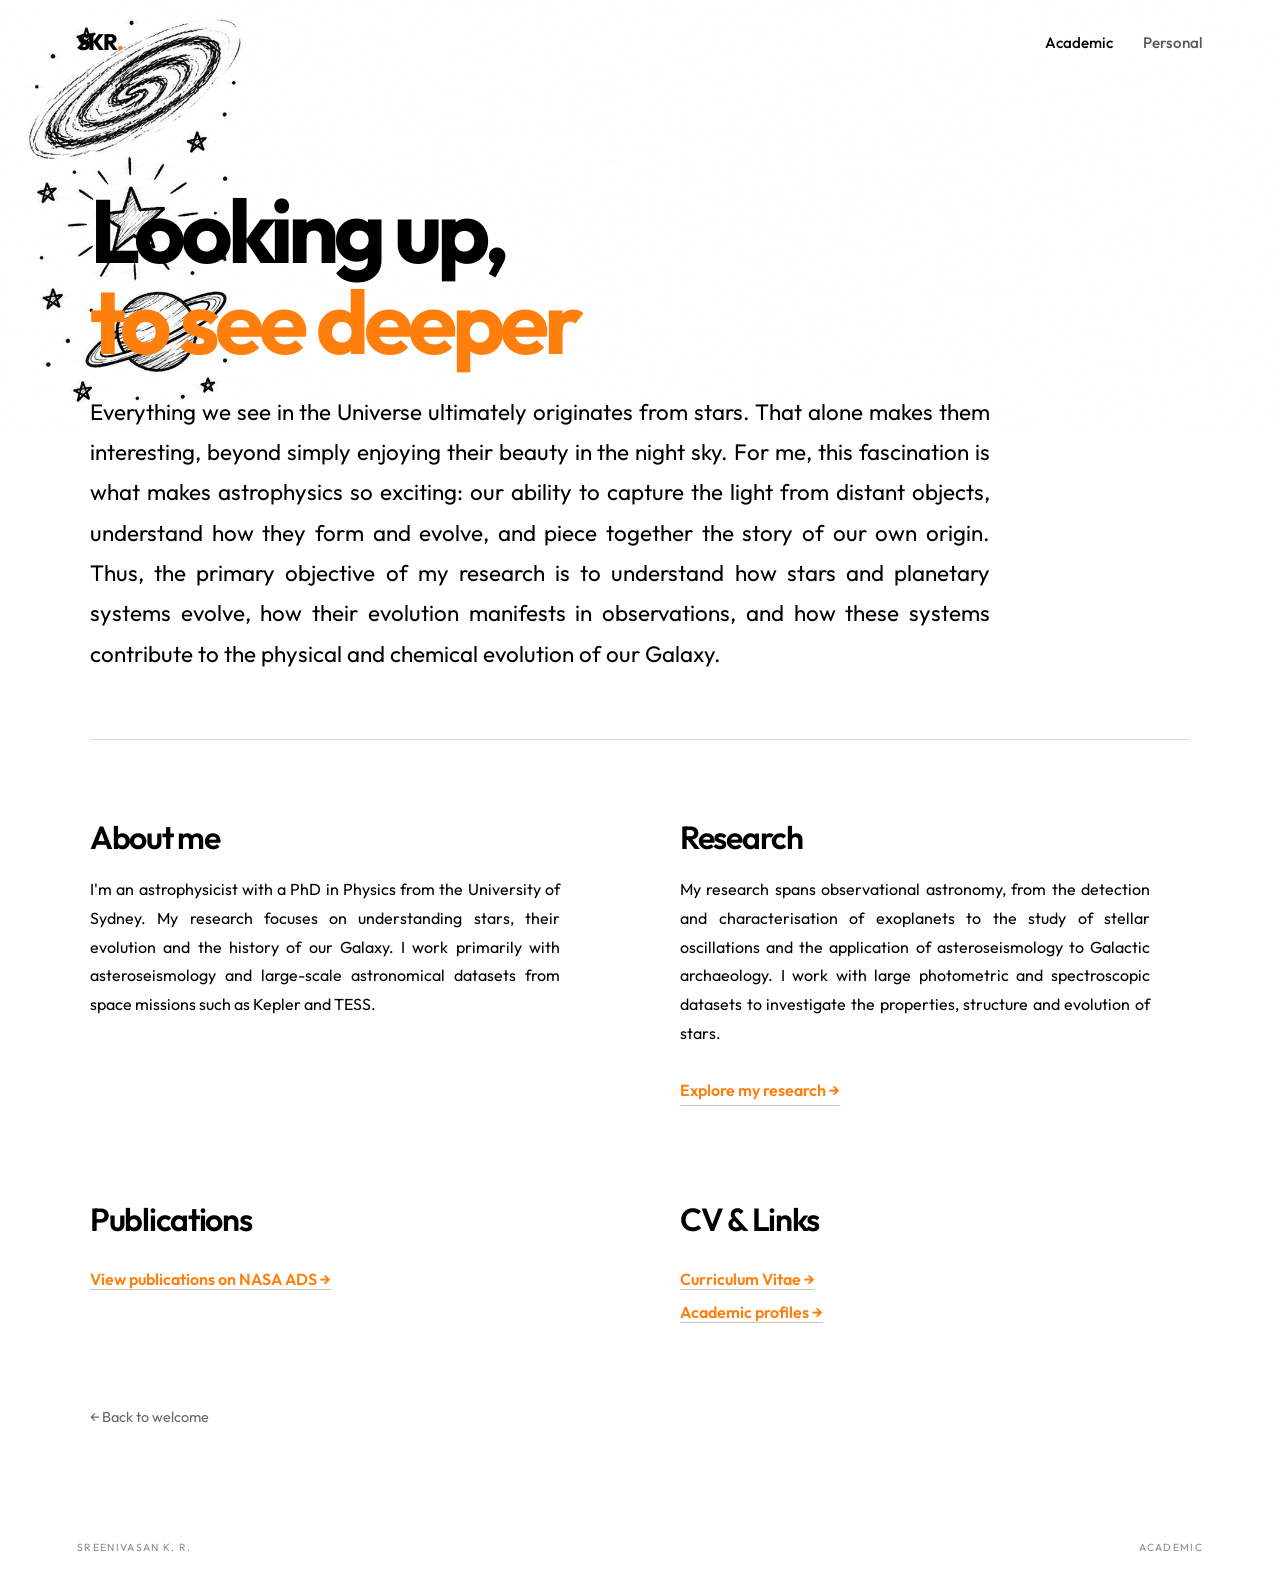
<file: academic.html>
<!DOCTYPE html>
<html lang="en">

<head>
    <meta charset="UTF-8">
    <meta name="viewport" content="width=device-width, initial-scale=1.0">

    <title>Academic — Sreenivasan K. R.</title>

    <link rel="preconnect" href="https://fonts.googleapis.com">
    <link rel="preconnect" href="https://fonts.gstatic.com" crossorigin>

    <link href="https://fonts.googleapis.com/css2?family=Outfit:wght@400;500;600;700;800&display=swap" rel="stylesheet">

    <link rel="stylesheet" href="style.css">

</head>

<body class="inner-page academic-page">

    <!-- Navigation -->

    <nav class="site-nav">

        <a class="wordmark" href="index.html">SKR<span>.</span></a>

        <div>
            <a href="academic.html" aria-current="page">Academic</a>
            <a href="hobbies.html">Personal</a>
        </div>

    </nav>


    <main class="inner-main">


        <h1>
            Looking up,<br>
            <em>to see deeper </em>
        </h1>

        <p class="lead">
            Everything we see in the Universe ultimately originates from stars. That alone makes them interesting, beyond simply enjoying their beauty in the night sky. 
            For me, this fascination is what makes astrophysics so exciting: our ability to capture the light from distant objects, understand how they form and evolve, and piece together the story of our own origin. 
            Thus, the primary objective of my research is to understand how stars and planetary systems evolve, how their evolution manifests in observations, and how these systems contribute to the physical and chemical evolution of our Galaxy. 
        </p>


        <div class="rule"></div>


        <!-- About -->

        <!-- About and navigation -->

<section class="content-grid">

    <!-- About me -->

    <article>

        <h2>About me</h2>

        <p>
            I'm an astrophysicist with a PhD in Physics
            from the University of Sydney. My research
            focuses on understanding stars, their evolution
            and the history of our Galaxy.

            I work primarily with asteroseismology and
            large-scale astronomical datasets from space
            missions such as Kepler and TESS.
        </p>
    </article>


    <!-- Research -->

    <article>

        <h2>Research</h2>

        <p>
             My research spans observational astronomy, from the
            detection and characterisation of exoplanets to the
            study of stellar oscillations and the application of
            asteroseismology to Galactic archaeology. I work with
            large photometric and spectroscopic datasets to
            investigate the properties, structure and evolution
            of stars.
        <p>

        <a class="text-link" href="research.html">
            Explore my research →
        </a>
    </article>


    <!-- Publications -->

    <article>

        <h2>Publications</h2>

        <a class="text-link"
           href="https://ui.adsabs.harvard.edu/"
           target="_blank"
           rel="noopener noreferrer">
            View publications on NASA ADS →
        </a>
    </article>


    <!-- CV and links -->

    <article>

        <h2>CV & Links</h2>

        <a class="text-link" href="#">
            Curriculum Vitae →
        </a>

        <br>

        <a class="text-link" href="#">
            Academic profiles →
        </a>
    </article>

</section>

        <a class="back-link" href="index.html">
            ← Back to welcome
        </a>

    </main>


    <footer class="inner-footer">

        SREENIVASAN K. R.

        <span>ACADEMIC</span>

    </footer>

</body>
</html>
</file>
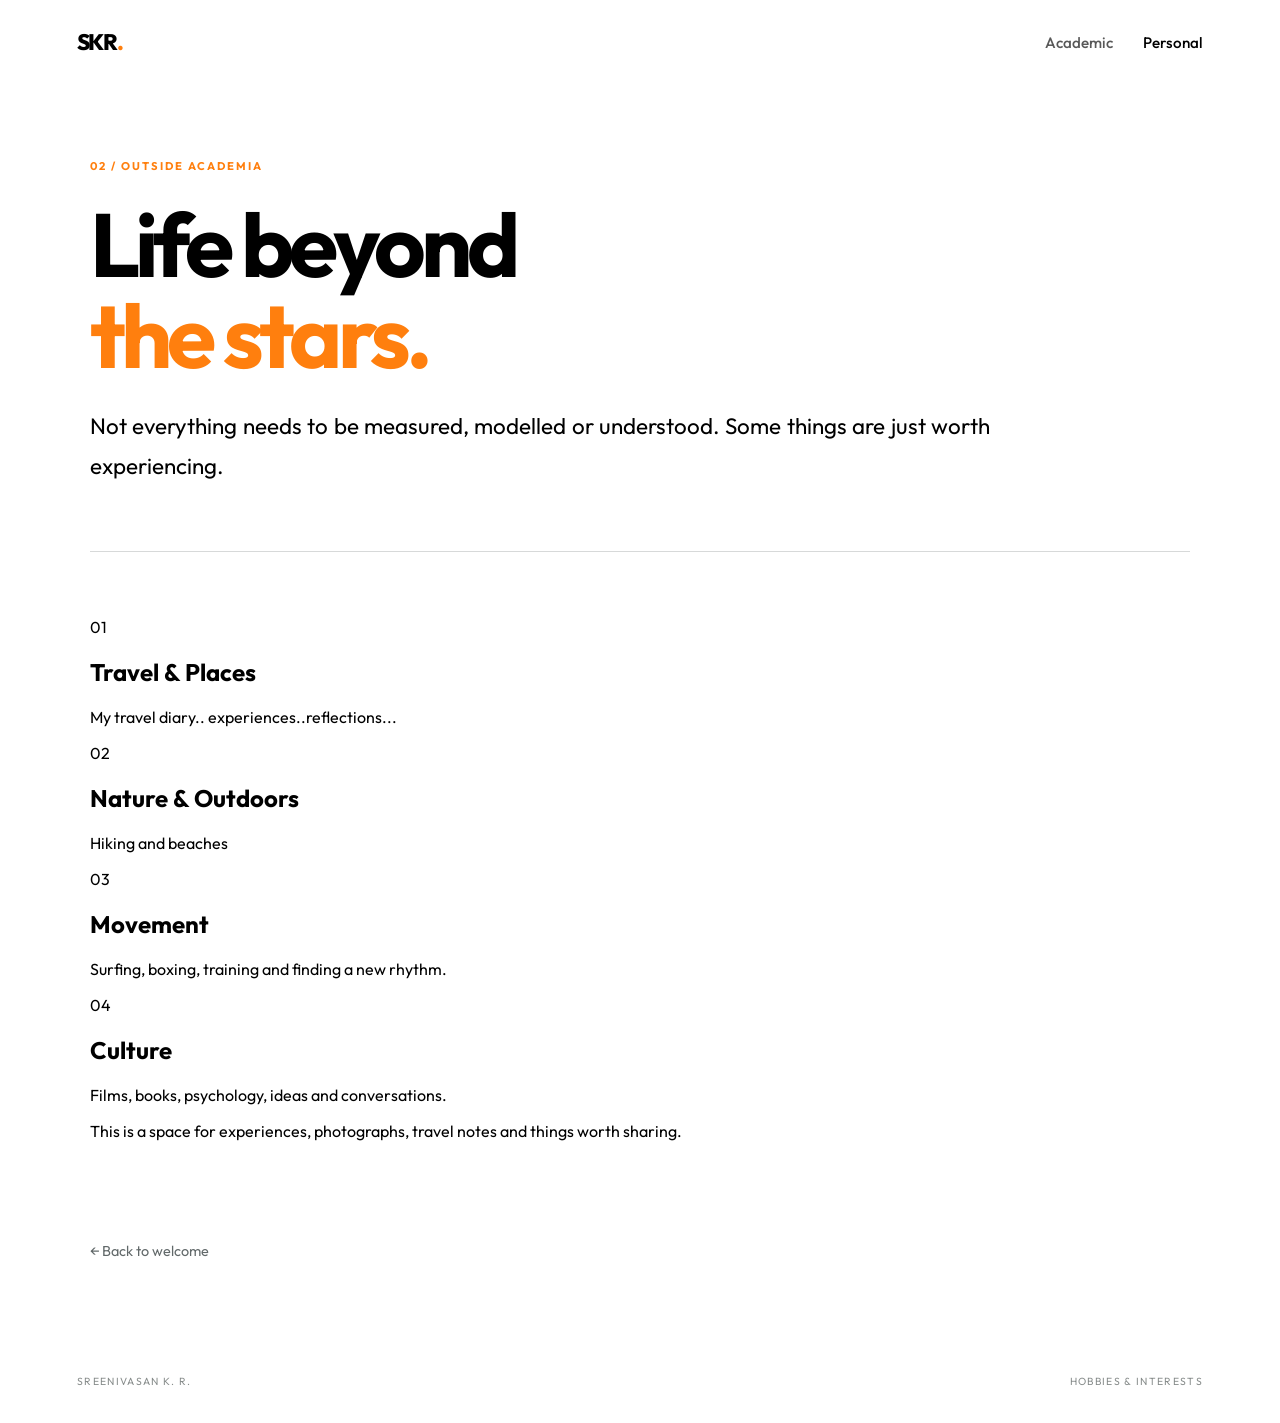
<file: hobbies.html>
<!DOCTYPE html>
<html lang="en">

<head>

    <meta charset="UTF-8">
    <meta name="viewport" content="width=device-width, initial-scale=1.0">

    <title>Hobbies — Sreenivasan K. R.</title>

    <link rel="preconnect" href="https://fonts.googleapis.com">
    <link rel="preconnect" href="https://fonts.gstatic.com" crossorigin>

    <link href="https://fonts.googleapis.com/css2?family=Outfit:wght@400;500;600;700;800&display=swap" rel="stylesheet">

    <link rel="stylesheet" href="style.css">

</head>


<body class="inner-page hobbies-page">


    <!-- Navigation -->

    <nav class="site-nav">

        <a class="wordmark" href="index.html">
            SKR<span>.</span>
        </a>

        <div>

            <a href="academic.html">Academic</a>

            <a href="hobbies.html" aria-current="page">
                Personal
            </a>

        </div>

    </nav>



    <main class="inner-main">


        <p class="eyebrow">02 / Outside academia</p>


        <h1>
            Life beyond<br>
            <em>the stars.</em>
        </h1>


        <p class="lead">

            Not everything needs to be measured,
            modelled or understood.

            Some things are just worth experiencing.

        </p>



        <div class="rule"></div>



        <!-- Hobbies -->

        <section class="hobby-grid">


            <!-- Travel -->

            <article class="hobby-card travel">

                <span>01</span>

                <h2>Travel & Places</h2>

                <p>
                    My travel diary.. experiences..reflections... 
                </p>

            </article>



            <!-- Nature -->

            <article class="hobby-card outdoors">

                <span>02</span>

                <h2>Nature & Outdoors</h2>

                <p>
                    Hiking and beaches
                </p>

            </article>



            <!-- Sports -->

            <article class="hobby-card movement">

                <span>03</span>

                <h2>Movement</h2>

                <p>
                    Surfing, boxing, training
                    and finding a new rhythm.
                </p>

            </article>



            <!-- Culture -->

            <article class="hobby-card culture">

                <span>04</span>

                <h2>Culture</h2>

                <p>
                    Films, books, psychology,
                    ideas and conversations.
                </p>

            </article>


        </section>



        <p class="small-note">

            This is a space for experiences,
            photographs, travel notes and
            things worth sharing.

        </p>



        <a class="back-link" href="index.html">

            ← Back to welcome

        </a>


    </main>



    <footer class="inner-footer">

        SREENIVASAN K. R.

        <span>HOBBIES & INTERESTS</span>

    </footer>


</body>
</html>
</file>
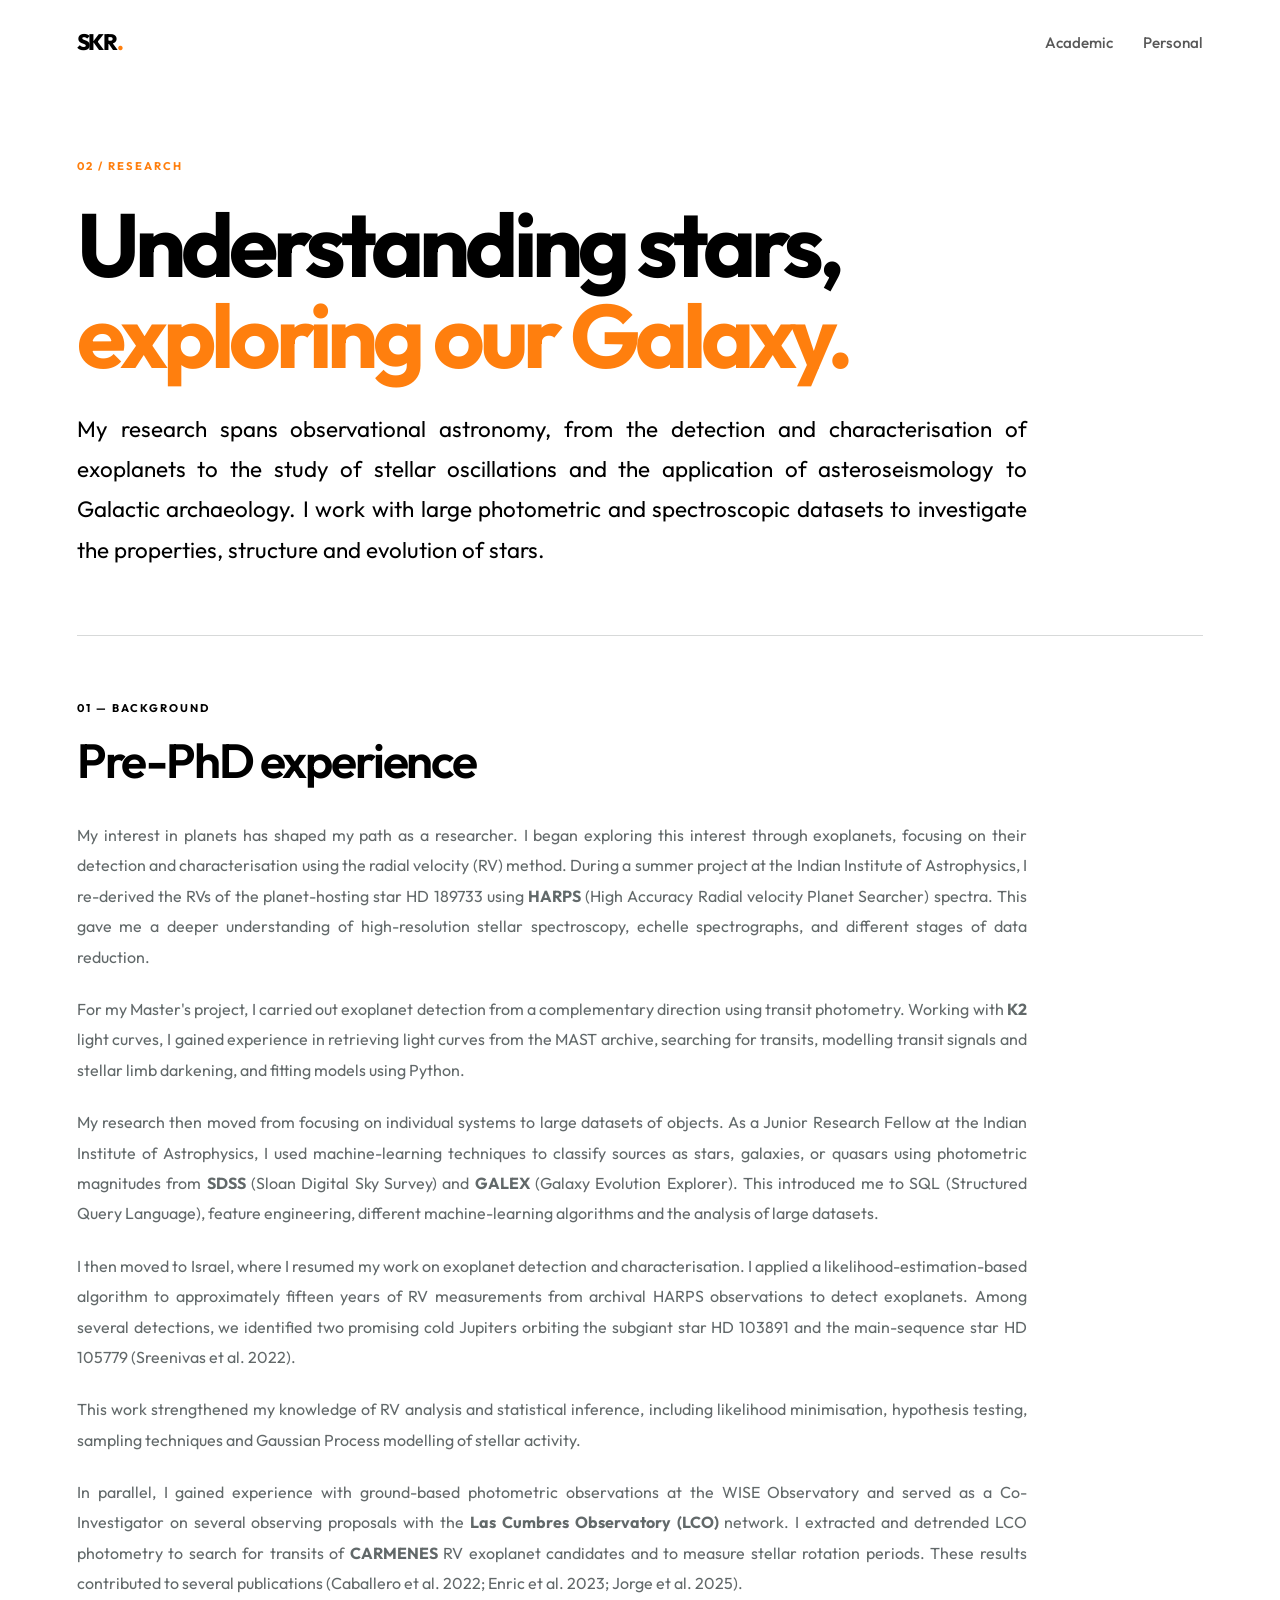
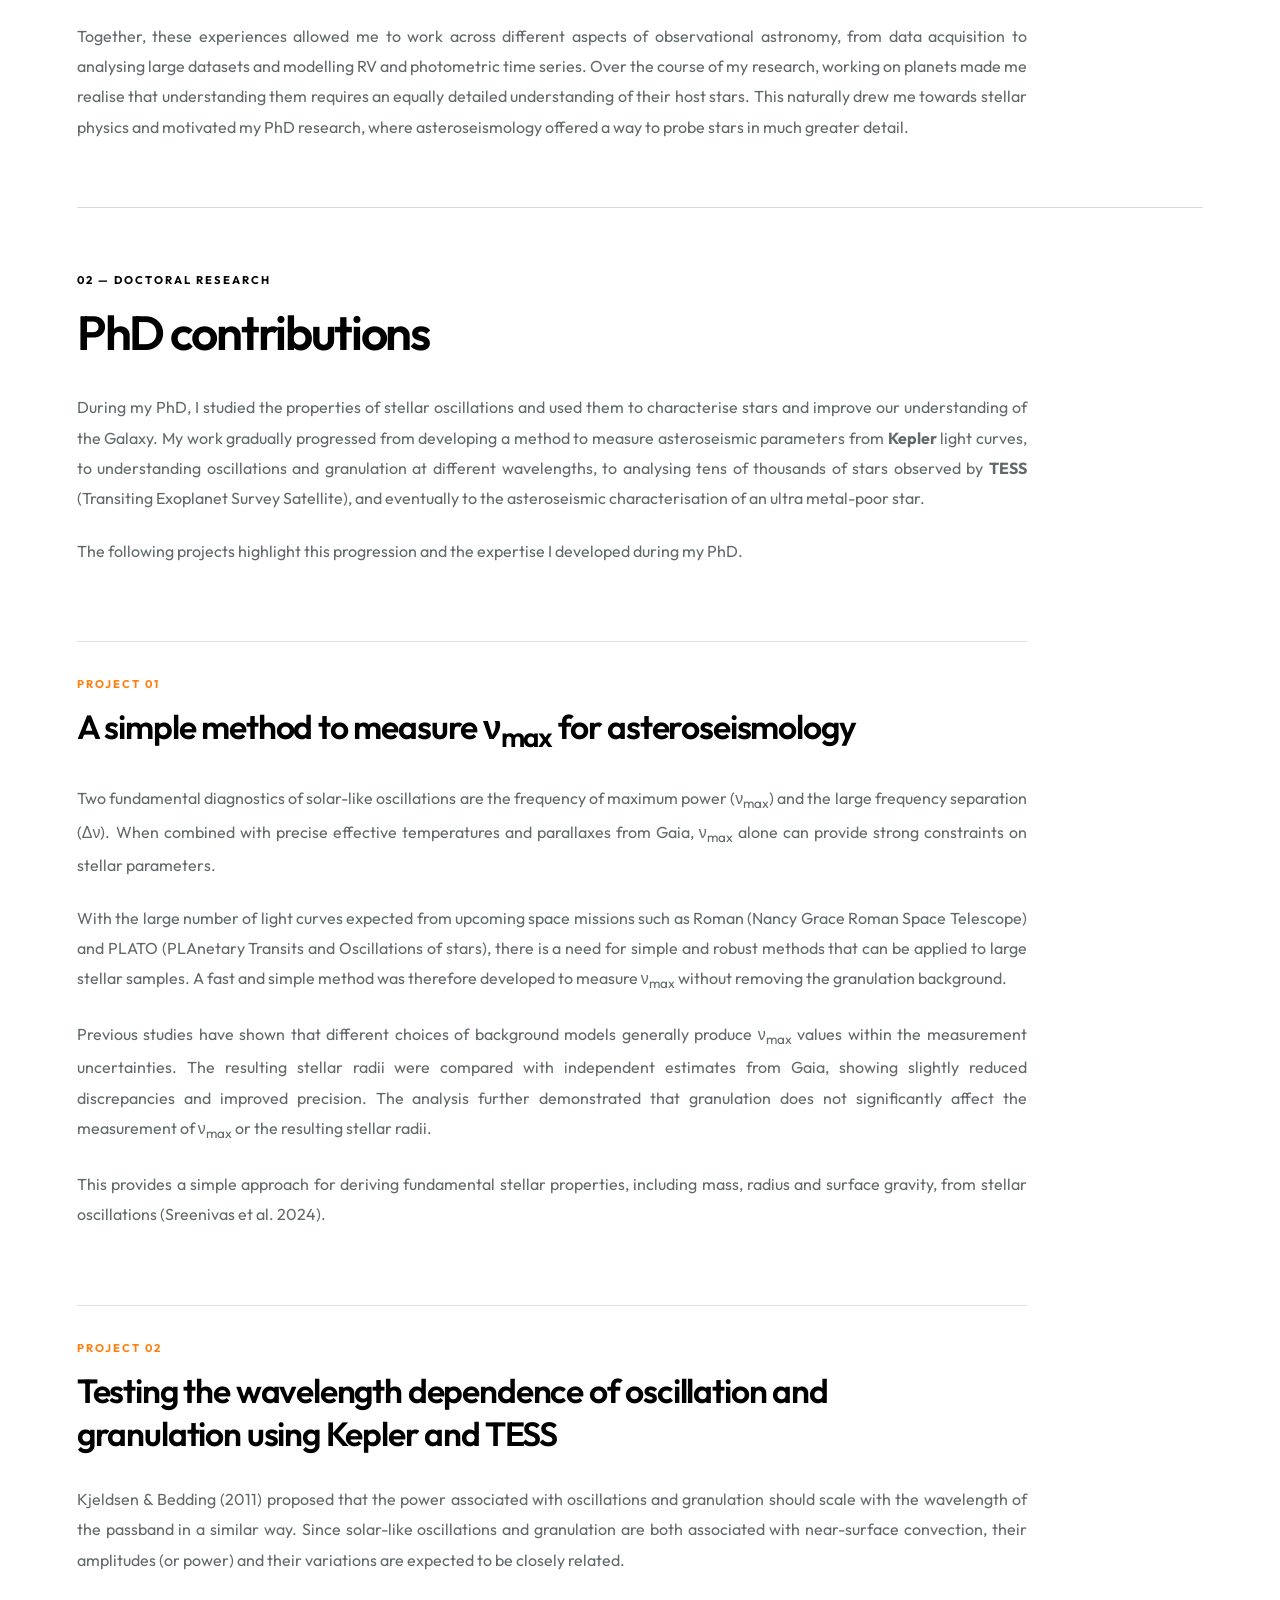
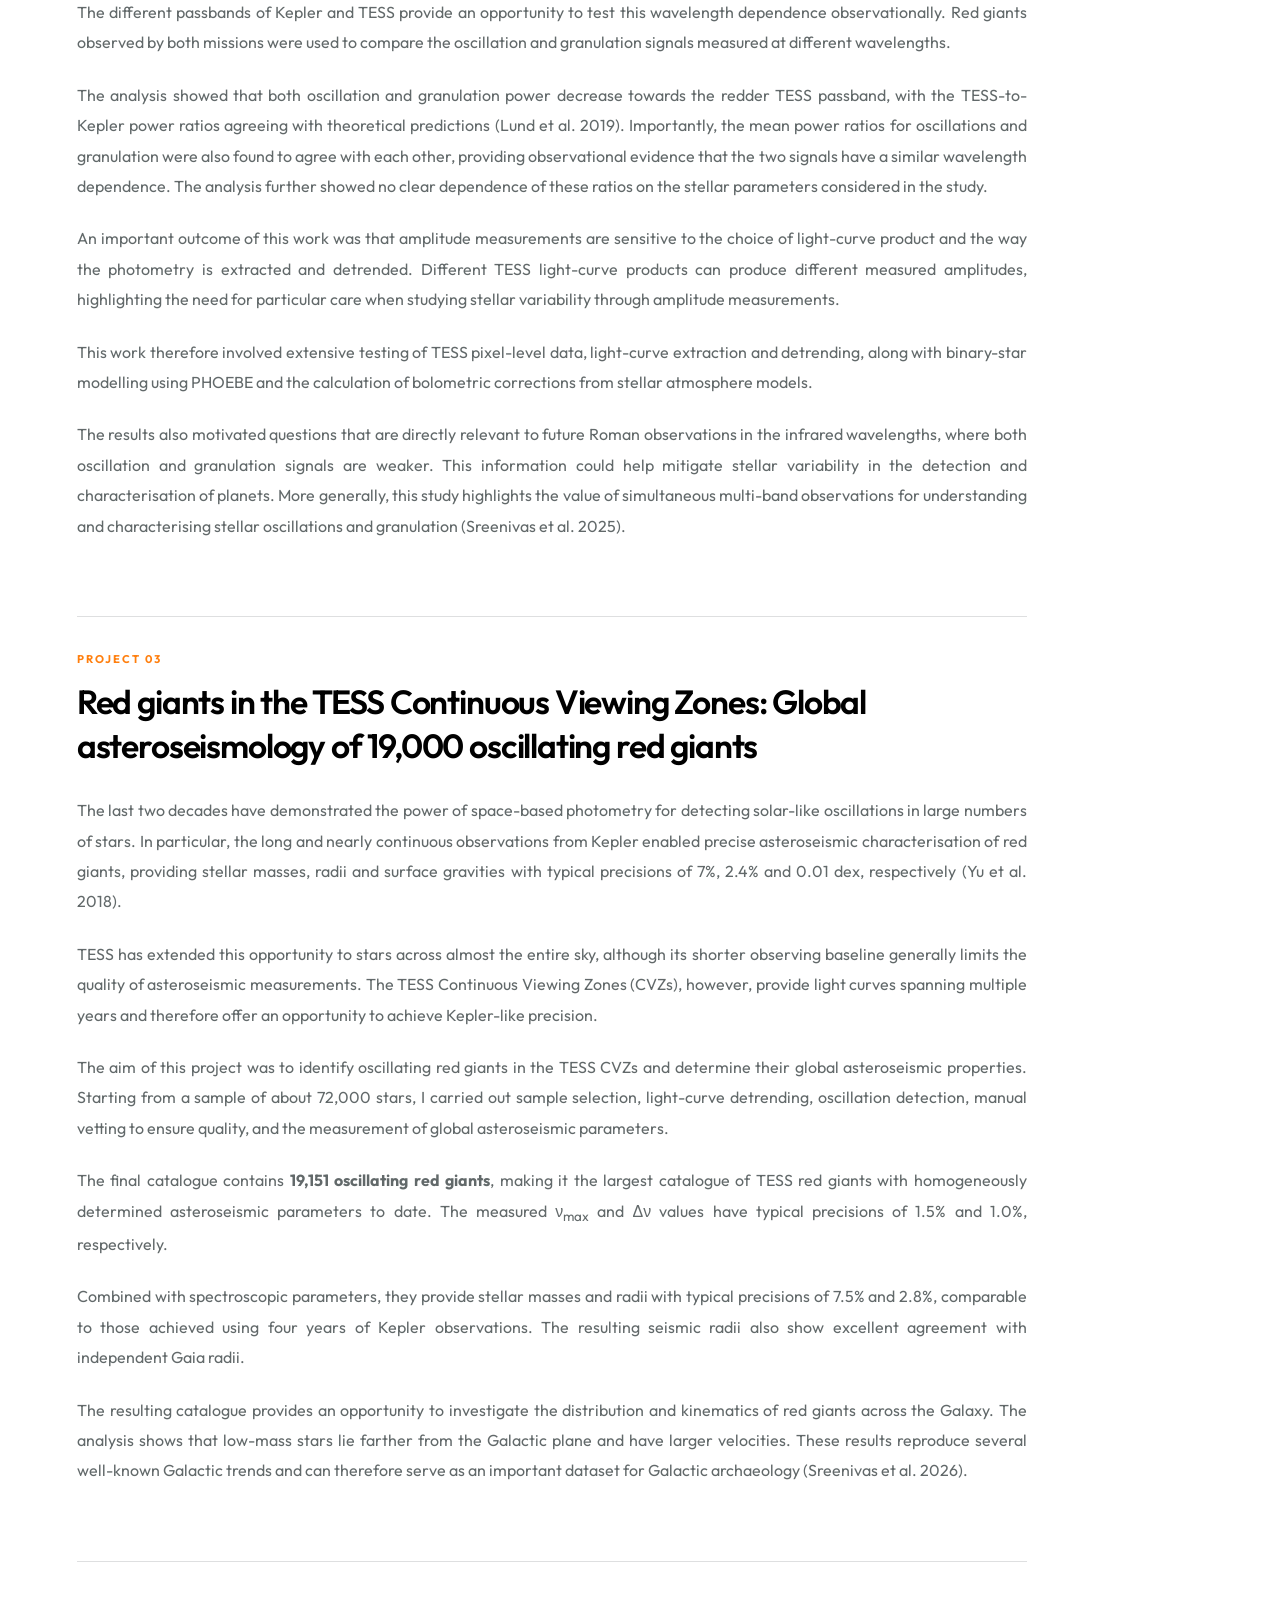
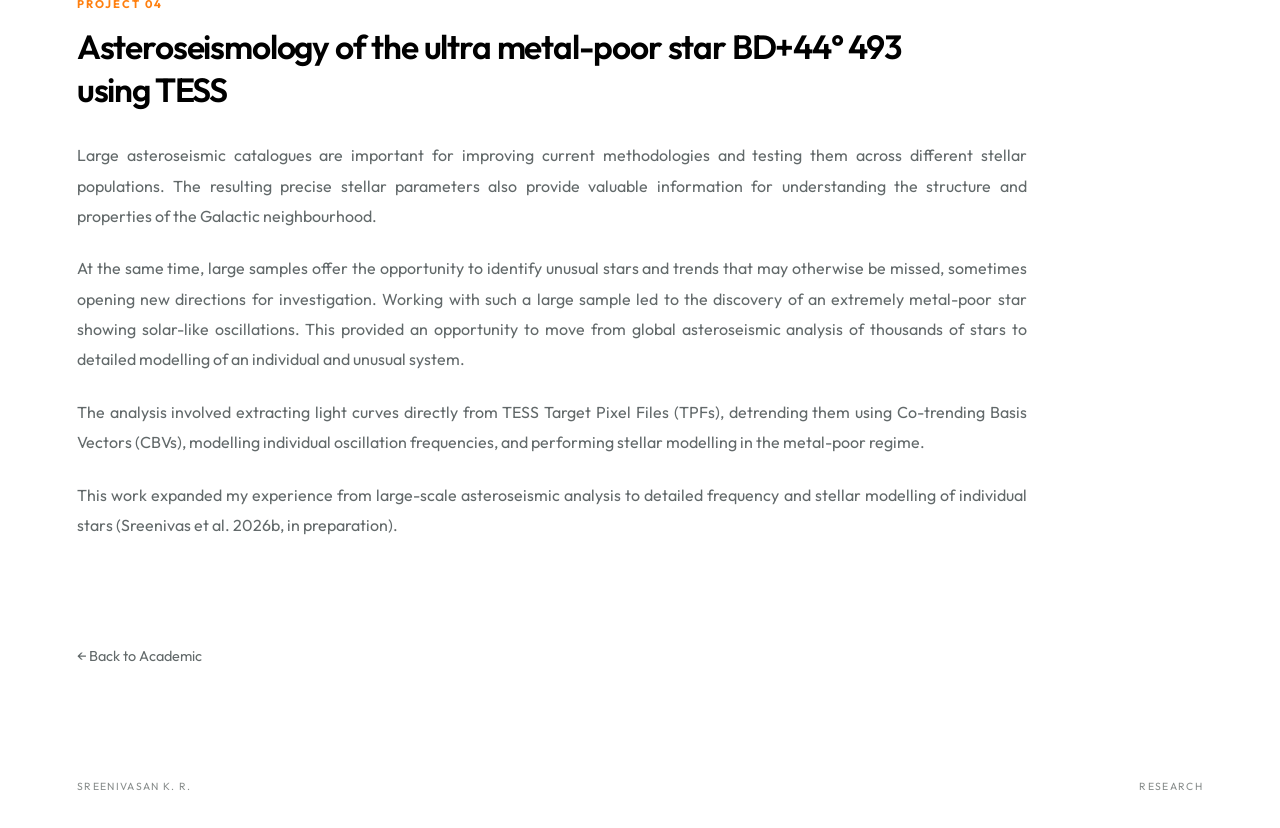
<file: research.html>
<!DOCTYPE html>
<html lang="en">

<head>
    <meta charset="UTF-8">
    <meta name="viewport" content="width=device-width, initial-scale=1.0">

    <title>Research — Sreenivasan K. R.</title>

    <link rel="preconnect" href="https://fonts.googleapis.com">
    <link rel="preconnect" href="https://fonts.gstatic.com" crossorigin>

    <link href="https://fonts.googleapis.com/css2?family=Outfit:wght@400;500;600;700;800&display=swap" rel="stylesheet">

    <link rel="stylesheet" href="style.css">
</head>


<body class="inner-page research-page">

    <!-- Navigation -->

    <nav class="site-nav">

        <a class="wordmark" href="index.html">SKR<span>.</span></a>

        <div>
            <a href="academic.html">Academic</a>
            <a href="hobbies.html">Personal</a>
        </div>

    </nav>


    <main class="inner-main research-main">

        <p class="eyebrow">02 / Research</p>

        <h1>
            Understanding stars,<br>
            <em>exploring our Galaxy.</em>
        </h1>

        <p class="lead">
            My research spans observational astronomy, from the
            detection and characterisation of exoplanets to the
            study of stellar oscillations and the application of
            asteroseismology to Galactic archaeology. I work with
            large photometric and spectroscopic datasets to
            investigate the properties, structure and evolution
            of stars.
        </p>


        <!-- Contents -->

    


        <div class="rule"></div>


        <!-- Pre-PhD experience -->

        <section class="research-section" id="pre-phd">

            <p class="eyebrow">01 — Background</p>

            <h2>Pre-PhD experience</h2>

            <p>
                My interest in planets has shaped my path as a
                researcher. I began exploring this interest through
                exoplanets, focusing on their detection and
                characterisation using the radial velocity (RV)
                method. During a summer project at the Indian
                Institute of Astrophysics, I re-derived the RVs of
                the planet-hosting star HD 189733 using
                <strong>HARPS</strong> (High Accuracy Radial velocity
                Planet Searcher) spectra. This gave me a deeper
                understanding of high-resolution stellar
                spectroscopy, echelle spectrographs, and different
                stages of data reduction.
            </p>

            <p>
                For my Master's project, I carried out exoplanet
                detection from a complementary direction using
                transit photometry. Working with <strong>K2</strong>
                light curves, I gained experience in retrieving
                light curves from the MAST archive, searching for
                transits, modelling transit signals and stellar
                limb darkening, and fitting models using Python.
            </p>

            <p>
                My research then moved from focusing on individual
                systems to large datasets of objects. As a Junior
                Research Fellow at the Indian Institute of
                Astrophysics, I used machine-learning techniques to
                classify sources as stars, galaxies, or quasars
                using photometric magnitudes from
                <strong>SDSS</strong> (Sloan Digital Sky Survey)
                and <strong>GALEX</strong> (Galaxy Evolution
                Explorer). This introduced me to SQL (Structured
                Query Language), feature engineering, different
                machine-learning algorithms and the analysis of
                large datasets.
            </p>

            <p>
                I then moved to Israel, where I resumed my work on
                exoplanet detection and characterisation. I applied
                a likelihood-estimation-based algorithm to
                approximately fifteen years of RV measurements from
                archival HARPS observations to detect exoplanets.
                Among several detections, we identified two
                promising cold Jupiters orbiting the subgiant star
                HD 103891 and the main-sequence star HD 105779
                (Sreenivas et al. 2022).
            </p>

            <p>
                This work strengthened my knowledge of RV analysis
                and statistical inference, including likelihood
                minimisation, hypothesis testing, sampling
                techniques and Gaussian Process modelling of
                stellar activity.
            </p>

            <p>
                In parallel, I gained experience with ground-based
                photometric observations at the WISE Observatory
                and served as a Co-Investigator on several observing
                proposals with the <strong>Las Cumbres Observatory
                (LCO)</strong> network. I extracted and detrended
                LCO photometry to search for transits of
                <strong>CARMENES</strong> RV exoplanet candidates
                and to measure stellar rotation periods. These
                results contributed to several publications
                (Caballero et al. 2022; Enric et al. 2023;
                Jorge et al. 2025).
            </p>

            <p>
                Together, these experiences allowed me to work
                across different aspects of observational
                astronomy, from data acquisition to analysing
                large datasets and modelling RV and photometric
                time series. Over the course of my research,
                working on planets made me realise that
                understanding them requires an equally detailed
                understanding of their host stars. This naturally
                drew me towards stellar physics and motivated my
                PhD research, where asteroseismology offered a way
                to probe stars in much greater detail.
            </p>

        </section>


        <div class="rule"></div>


        <!-- PhD contributions -->

        <section class="research-section" id="phd">

            <p class="eyebrow">02 — Doctoral research</p>

            <h2>PhD contributions</h2>

            <p>
                During my PhD, I studied the properties of stellar
                oscillations and used them to characterise stars
                and improve our understanding of the Galaxy. My
                work gradually progressed from developing a method
                to measure asteroseismic parameters from
                <strong>Kepler</strong> light curves, to
                understanding oscillations and granulation at
                different wavelengths, to analysing tens of
                thousands of stars observed by <strong>TESS</strong>
                (Transiting Exoplanet Survey Satellite), and
                eventually to the asteroseismic characterisation
                of an ultra metal-poor star.
            </p>

            <p>
                The following projects highlight this progression
                and the expertise I developed during my PhD.
            </p>


            <!-- Project 1 -->

            <article class="research-project" id="numax">

                <p class="eyebrow">Project 01</p>

                <h3>
                    A simple method to measure ν<sub>max</sub>
                    for asteroseismology
                </h3>

                <p>
                    Two fundamental diagnostics of solar-like
                    oscillations are the frequency of maximum
                    power (ν<sub>max</sub>) and the large frequency
                    separation (Δν). When combined with precise
                    effective temperatures and parallaxes from
                    Gaia, ν<sub>max</sub> alone can provide strong
                    constraints on stellar parameters.
                </p>

                <p>
                    With the large number of light curves expected
                    from upcoming space missions such as Roman
                    (Nancy Grace Roman Space Telescope) and PLATO
                    (PLAnetary Transits and Oscillations of stars),
                    there is a need for simple and robust methods
                    that can be applied to large stellar samples.
                    A fast and simple method was therefore
                    developed to measure ν<sub>max</sub> without
                    removing the granulation background.
                </p>

                <p>
                    Previous studies have shown that different
                    choices of background models generally produce
                    ν<sub>max</sub> values within the measurement
                    uncertainties. The resulting stellar radii
                    were compared with independent estimates from
                    Gaia, showing slightly reduced discrepancies
                    and improved precision. The analysis further
                    demonstrated that granulation does not
                    significantly affect the measurement of
                    ν<sub>max</sub> or the resulting stellar radii.
                </p>

                <p>
                    This provides a simple approach for deriving
                    fundamental stellar properties, including
                    mass, radius and surface gravity, from stellar
                    oscillations (Sreenivas et al. 2024).
                </p>

            </article>


            <!-- Project 2 -->

            <article class="research-project" id="wavelength">

                <p class="eyebrow">Project 02</p>

                <h3>
                    Testing the wavelength dependence of
                    oscillation and granulation using Kepler and TESS
                </h3>

                <p>
                    Kjeldsen & Bedding (2011) proposed that the
                    power associated with oscillations and
                    granulation should scale with the wavelength
                    of the passband in a similar way. Since
                    solar-like oscillations and granulation are
                    both associated with near-surface convection,
                    their amplitudes (or power) and their
                    variations are expected to be closely related.
                </p>

                <p>
                    The different passbands of Kepler and TESS
                    provide an opportunity to test this wavelength
                    dependence observationally. Red giants
                    observed by both missions were used to compare
                    the oscillation and granulation signals
                    measured at different wavelengths.
                </p>

                <p>
                    The analysis showed that both oscillation and
                    granulation power decrease towards the redder
                    TESS passband, with the TESS-to-Kepler power
                    ratios agreeing with theoretical predictions
                    (Lund et al. 2019). Importantly, the mean
                    power ratios for oscillations and granulation
                    were also found to agree with each other,
                    providing observational evidence that the
                    two signals have a similar wavelength
                    dependence. The analysis further showed no
                    clear dependence of these ratios on the
                    stellar parameters considered in the study.
                </p>

                <p>
                    An important outcome of this work was that
                    amplitude measurements are sensitive to the
                    choice of light-curve product and the way the
                    photometry is extracted and detrended.
                    Different TESS light-curve products can
                    produce different measured amplitudes,
                    highlighting the need for particular care
                    when studying stellar variability through
                    amplitude measurements.
                </p>

                <p>
                    This work therefore involved extensive testing
                    of TESS pixel-level data, light-curve
                    extraction and detrending, along with
                    binary-star modelling using PHOEBE and the
                    calculation of bolometric corrections from
                    stellar atmosphere models.
                </p>

                <p>
                    The results also motivated questions that are
                    directly relevant to future Roman observations
                    in the infrared wavelengths, where both
                    oscillation and granulation signals are
                    weaker. This information could help mitigate
                    stellar variability in the detection and
                    characterisation of planets. More generally,
                    this study highlights the value of
                    simultaneous multi-band observations for
                    understanding and characterising stellar
                    oscillations and granulation
                    (Sreenivas et al. 2025).
                </p>

            </article>


            <!-- Project 3 -->

            <article class="research-project" id="tess-cvz">

                <p class="eyebrow">Project 03</p>

                <h3>
                    Red giants in the TESS Continuous Viewing Zones:
                    Global asteroseismology of 19,000 oscillating
                    red giants
                </h3>

                <p>
                    The last two decades have demonstrated the
                    power of space-based photometry for detecting
                    solar-like oscillations in large numbers of
                    stars. In particular, the long and nearly
                    continuous observations from Kepler enabled
                    precise asteroseismic characterisation of red
                    giants, providing stellar masses, radii and
                    surface gravities with typical precisions of
                    7%, 2.4% and 0.01 dex, respectively (Yu et al.
                    2018).
                </p>

                <p>
                    TESS has extended this opportunity to stars
                    across almost the entire sky, although its
                    shorter observing baseline generally limits
                    the quality of asteroseismic measurements.
                    The TESS Continuous Viewing Zones (CVZs),
                    however, provide light curves spanning
                    multiple years and therefore offer an
                    opportunity to achieve Kepler-like precision.
                </p>

                <p>
                    The aim of this project was to identify
                    oscillating red giants in the TESS CVZs and
                    determine their global asteroseismic
                    properties. Starting from a sample of about
                    72,000 stars, I carried out sample selection,
                    light-curve detrending, oscillation detection,
                    manual vetting to ensure quality, and the
                    measurement of global asteroseismic
                    parameters.
                </p>

                <p>
                    The final catalogue contains
                    <strong>19,151 oscillating red giants</strong>,
                    making it the largest catalogue of TESS red
                    giants with homogeneously determined
                    asteroseismic parameters to date. The
                    measured ν<sub>max</sub> and Δν values have
                    typical precisions of 1.5% and 1.0%,
                    respectively.
                </p>

                <p>
                    Combined with spectroscopic parameters, they
                    provide stellar masses and radii with typical
                    precisions of 7.5% and 2.8%, comparable to
                    those achieved using four years of Kepler
                    observations. The resulting seismic radii
                    also show excellent agreement with independent
                    Gaia radii.
                </p>

                <p>
                    The resulting catalogue provides an
                    opportunity to investigate the distribution
                    and kinematics of red giants across the
                    Galaxy. The analysis shows that low-mass
                    stars lie farther from the Galactic plane
                    and have larger velocities. These results
                    reproduce several well-known Galactic trends
                    and can therefore serve as an important
                    dataset for Galactic archaeology
                    (Sreenivas et al. 2026).
                </p>

            </article>


            <!-- Project 4 -->

            <article class="research-project" id="metal-poor">

                <p class="eyebrow">Project 04</p>

                <h3>
                    Asteroseismology of the ultra metal-poor star
                    BD+44° 493 using TESS
                </h3>

                <p>
                    Large asteroseismic catalogues are important
                    for improving current methodologies and
                    testing them across different stellar
                    populations. The resulting precise stellar
                    parameters also provide valuable information
                    for understanding the structure and properties
                    of the Galactic neighbourhood.
                </p>

                <p>
                    At the same time, large samples offer the
                    opportunity to identify unusual stars and
                    trends that may otherwise be missed,
                    sometimes opening new directions for
                    investigation. Working with such a large
                    sample led to the discovery of an extremely
                    metal-poor star showing solar-like
                    oscillations. This provided an opportunity
                    to move from global asteroseismic analysis
                    of thousands of stars to detailed modelling
                    of an individual and unusual system.
                </p>

                <p>
                    The analysis involved extracting light curves
                    directly from TESS Target Pixel Files (TPFs),
                    detrending them using Co-trending Basis
                    Vectors (CBVs), modelling individual
                    oscillation frequencies, and performing
                    stellar modelling in the metal-poor regime.
                </p>

                <p>
                    This work expanded my experience from
                    large-scale asteroseismic analysis to
                    detailed frequency and stellar modelling
                    of individual stars
                    (Sreenivas et al. 2026b, in preparation).
                </p>

            </article>

        </section>


        <a class="back-link" href="academic.html">
            ← Back to Academic
        </a>

    </main>


    <footer class="inner-footer">

        SREENIVASAN K. R.

        <span>RESEARCH</span>

    </footer>

</body>
</html>
</file>
<file: style.css>
```css
/* =================================
   GENERAL SETTINGS
================================= */

* {
    box-sizing: border-box;
}

:root {
    --ink: #f5f3ee;
    --muted: rgba(245,243,238,.68);

    --serif: "Outfit", sans-serif;
    --sans: "Outfit", sans-serif;
}
html {
    min-height: 100%;
}

body {
    margin: 0;
    font-family: var(--sans);
}

a {
    color: inherit;
}


/* =================================
   WELCOME PAGE
================================= */

.landing {
    min-height: 100vh;
    color: var(--ink);

    background-image:
        linear-gradient(
            rgba(0, 0, 0, 0.30),
            rgba(0, 0, 0, 0.30)
        ),
        url("./webb.jpg");

    background-size: cover;
    background-position: center;
    background-repeat: no-repeat;
    background-attachment: fixed;
}

.welcome {
    max-width: 1500px;
    min-height: 100vh;
    margin: auto;
    padding: clamp(28px,5vw,72px);

    display: flex;
    flex-direction: column;
}


/* Welcome heading */

.welcome-heading {
    text-align: center;
    padding: 10px 0 34px;
}

.eyebrow {
    margin: 0 0 14px;

    font-size: .7rem;
    font-weight: 700;
    letter-spacing: .18em;
    text-transform: uppercase;
}

.welcome-heading .eyebrow {
    color: #c4a77d;
}

.welcome-heading h1 {
    margin: 0;

    font: 600 clamp(2.7rem,6vw,5.2rem)/1.05 var(--serif);

    letter-spacing: -.04em;
}

.welcome-heading h1 span {
    color: #c99f69;
}

.intro {
    margin: 16px 0 0;

    color: var(--muted);

    font-size: clamp(.95rem,1.5vw,1.1rem);
}


/* =================================
   ACADEMIC AND HOBBIES PANELS
================================= */

.choices {
    flex: 1;

    display: grid;
    grid-template-columns: 1fr 1fr;

    min-height: 470px;

    gap: 14px;
}

.choice {
    position: relative;
    isolation: isolate;
    overflow: hidden;

    display: flex;
    flex-direction: column;
    justify-content: space-between;

    min-height: 440px;

    padding: clamp(25px,4vw,54px);

    text-decoration: none;

    border: 1px solid rgba(255,255,255,.14);

    transition: transform .35s ease,
                border-color .35s ease;
}

.choice:hover {
    transform: translateY(-5px);

    border-color: rgba(255,255,255,.5);
}


/* =================================
   ACADEMIC BACKGROUND
================================= */

.academic-choice {

    background-image:
        linear-gradient(
            rgba(0, 0, 0, 0.25),
            rgba(0, 0, 0, 0.45)
        ),
        url("./milkyway.jpeg");

    background-size: cover;
    background-position: center;
    background-repeat: no-repeat;

}


/* Academic heading */

.academic-title {

    position: absolute;

    top: 35px;
    left: 40px;

    margin: 0;

    font-family: var(--serif);
    font-size: 2.5rem;
    font-weight: 500;

    color: white;

    z-index: 2;

}


/* Remove decorative orbits */

.academic-choice .orbit {
    display: none;
}


/* =================================
   HOBBIES BACKGROUND
================================= */

.hobbies-choice {
    background-image:
        linear-gradient(rgba(0, 0, 0, 0.15), rgba(0, 0, 0, 0.15)),
        url("./3capes.jpeg");

    background-size: cover, 300%auto;
    background-position: center, center;
    background-repeat: no-repeat, no-repeat;
    background-color: #142b3b;
}

/* Hobbies heading */

.hobbies-title {

    position: absolute;

    top: 35px;
    left: 40px;

    margin: 0;

    font-family: var(--serif);
    font-size: 2.5rem;
    font-weight: 500;

    color: white;

    z-index: 2;

}


/* =================================
   FOOTER
================================= */

.landing-footer {

    display: flex;
    justify-content: space-between;

    gap: 20px;

    padding-top: 25px;

    color: rgba(255,255,255,.42);

    font-size: .62rem;
    letter-spacing: .15em;

}


/* =================================
   INNER PAGES
================================= */

.inner-page {
    min-height: 100vh;
    color: #000000;
    background: #ffffff;
}
/* Academic page background */

.academic-page {
    min-height: 100vh;
    background-color: #ffffff;
    background-image: url("./space.png");
    background-size: 100% auto;
    background-position: top left;
    background-repeat: no-repeat;
    background-attachment: scroll;
}
/* Navigation */

.site-nav {
    max-width: 1300px;
    margin: auto;
    padding: 28px 6vw;

    display: flex;
    justify-content: space-between;
    align-items: center;

    font-size: .95rem;
    font-weight: 500;
}

.wordmark {
    font-size: 1.4rem;
    font-weight: 800;
    text-decoration: none;
    letter-spacing: -.06em;
}

.wordmark span {
    color: #ff7f0e;
}

.site-nav div {
    display: flex;
    gap: 30px;
}

.site-nav div a {
    text-decoration: none;
    opacity: .65;
}

.site-nav div a:hover,
.site-nav div a[aria-current="page"] {
    opacity: 1;
}

/* Main content */

.inner-main {
    max-width: 1100px;
    margin: auto;
    padding: 75px 6vw 90px;
}

.inner-main > .eyebrow {
    color: #ff7f0e;
}

.inner-main > h1 {
    margin: 25px 0;

    font-size: clamp(3rem, 7vw, 6rem);
    line-height: 1.02;
    font-weight: 700;
    letter-spacing: -.055em;
}

.inner-main > h1 em {
    font-style: normal;
    color: #ff7f0e;
}

.lead {
    max-width: 900px;
    font-size: clamp(1.1rem, 2vw, 1.4rem);
    line-height: 1.8;
    color: #000000;

    text-align: justify;
    text-justify: inter-word;
}

.rule {
    height: 1px;
    background: rgba(37,44,46,.18);
    margin: 65px 0;
}

/* Content sections */

.content-grid {
    display: grid;
    grid-template-columns: 1fr 1fr;
    gap: 65px 80px;
}

.content-grid article {
    max-width: 470px;
}

.content-grid .eyebrow {
    color: #ff7f0e;
    font-size: .68rem;
}

.content-grid h2 {
    margin: 12px 0 18px;

    font-size: 2rem;
    font-weight: 600;
    letter-spacing: -.04em;
}

.content-grid p,
.content-grid li {
    font-size: 1rem;
    line-height: 1.8;
    color: #000000;
    text-align: justify;
    text-justify: inter-word;
}

.content-grid ul {
    padding-left: 20px;
}

/* Links */

.text-link {
    display: inline-block;
    margin-top: 12px;

    color: #ff7f0e;
    font-weight: 600;
    text-decoration: none;

    border-bottom: 1px solid rgba(140,96,59,.4);
}

.text-link:hover {
    color: #252c2e;
    border-color: #252c2e;
}

.link-row {
    display: flex;
    flex-wrap: wrap;
    gap: 25px;
}

/* Back link */

.back-link {
    display: inline-block;
    margin-top: 85px;

    color: #62696a;
    text-decoration: none;
    font-size: .9rem;
}

.back-link:hover {
    color: #252c2e;
}

/* Footer */

.inner-footer {
    max-width: 1300px;
    margin: auto;
    padding: 25px 6vw 35px;

    display: flex;
    justify-content: space-between;

    color: #888d8c;
    font-size: .65rem;
    letter-spacing: .13em;
}

/* Mobile layout */

@media (max-width: 700px) {

    .inner-main {
        padding-top: 50px;
    }

    .content-grid {
        grid-template-columns: 1fr;
        gap: 45px;
    }

    .site-nav {
        padding: 22px 6vw;
    }

    .site-nav div {
        gap: 18px;
    }

    .inner-footer {
        font-size: .55rem;
    }
}
/* =================================
   RESEARCH PAGE
================================= */

.research-main {
    max-width: 1150px;
}

.research-main > h1 {
    margin-bottom: 28px;
}

.research-main > .lead {
    max-width: 950px;
    margin-bottom: 45px;
    text-align: justify;
}

/* Contents navigation */

.research-toc {
    display: flex;
    flex-wrap: wrap;
    align-items: center;
    gap: 15px 25px;

    padding: 22px 0;

    border-top: 1px solid rgba(37,44,46,.15);
    border-bottom: 1px solid rgba(37,44,46,.15);
}

.research-toc span {
    width: 100%;

    color: #a77b51;
    font-size: .65rem;
    font-weight: 700;
    letter-spacing: .15em;
}

.research-toc a {
    color: #62696a;
    font-size: .85rem;
    text-decoration: none;
}

.research-toc a:hover {
    color: #a77b51;
}

/* Research sections */

.research-section {
    max-width: 950px;
    scroll-margin-top: 35px;
}

.research-section > h2 {
    margin: 15px 0 30px;

    font-size: clamp(2rem, 4vw, 3rem);
    font-weight: 600;
    letter-spacing: -.045em;
}

.research-section > p:not(.eyebrow),
.research-project > p:not(.eyebrow) {
    margin: 0 0 22px;

    font-size: 1rem;
    line-height: 1.9;
    color: #62696a;

    text-align: justify;
}

/* Individual projects */

.research-project {
    margin-top: 75px;
    padding-top: 35px;

    border-top: 1px solid rgba(37,44,46,.15);

    scroll-margin-top: 35px;
}

.research-project h3 {
    max-width: 850px;
    margin: 12px 0 28px;

    font-size: clamp(1.5rem, 3vw, 2.1rem);
    line-height: 1.3;
    font-weight: 600;
    letter-spacing: -.035em;
}

.research-project .eyebrow {
    color: #ff7f0e;
}

/* Mobile */

@media (max-width: 700px) {

    .research-toc {
        gap: 13px 18px;
    }

    .research-section > p:not(.eyebrow),
    .research-project > p:not(.eyebrow) {
        text-align: left;
    }

    .research-project {
        margin-top: 50px;
    }
}
/* =================================
   MOBILE LANDING PAGE
================================= */

@media (max-width: 700px) {

    .welcome {
        min-height: 100vh;
        padding: 30px 20px;
    }

    /* Welcome heading */

    .welcome-heading {
        padding: 15px 0 30px;
    }

    .welcome-heading h1 {
        font-size: clamp(2.2rem, 10vw, 3.2rem);
        line-height: 1.08;
        letter-spacing: -.045em;
    }

    .intro {
        font-size: 1rem;
        line-height: 1.5;
    }

    /* Stack panels vertically */

    .choices {
        display: grid;
        grid-template-columns: 1fr;
        min-height: unset;
        gap: 18px;
    }

    .choice {
        min-height: 320px;
        padding: 25px;
    }

    /* Academic panel */

    .academic-title,
    .hobbies-title {
        top: 22px;
        left: 24px;
        font-size: 2rem;
    }

    /* Personal photograph */

    .hobbies-choice {
        background-size: cover;
        background-position: center 55%;
        background-repeat: no-repeat;
        min-height: 380px;
    }

    /* Footer */

    .landing-footer {
        flex-wrap: wrap;
        font-size: .55rem;
        padding-top: 22px;
    }
}
</file>
